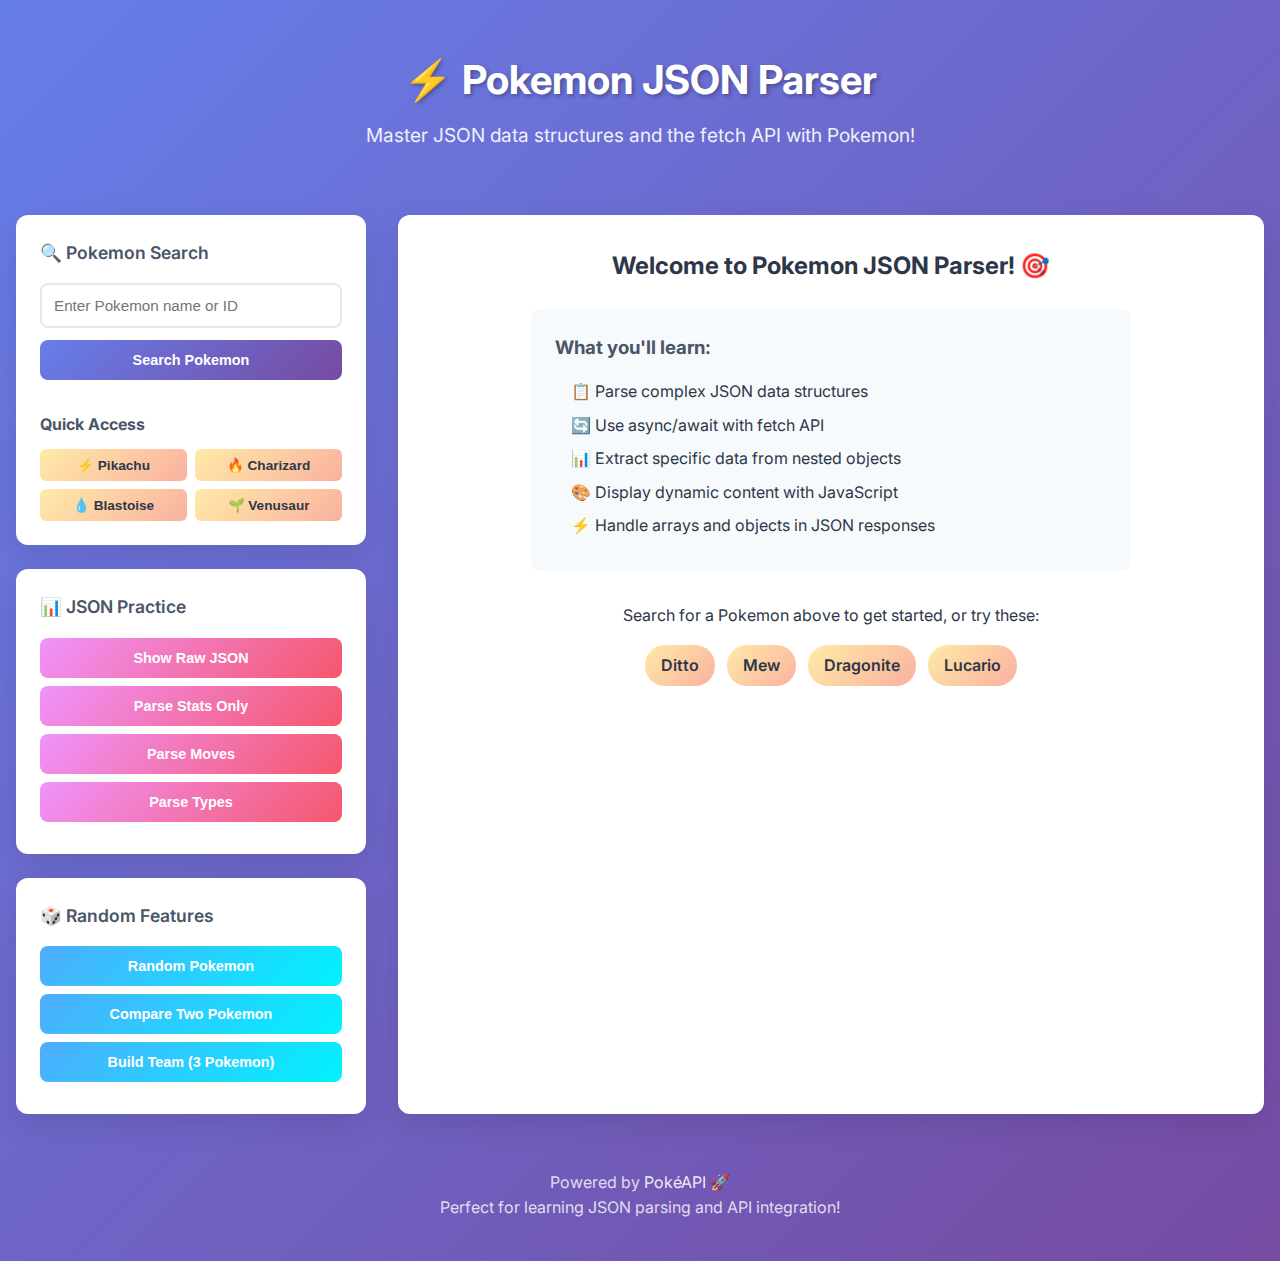
<file: index.html>
<!DOCTYPE html>
<html lang="en">
<head>
    <meta charset="UTF-8">
    <meta name="viewport" content="width=device-width, initial-scale=1.0">
    <title>Pokemon JSON Parser</title>
    <link rel="stylesheet" href="styles.css">
    <link href="https://fonts.googleapis.com/css2?family=Inter:wght@300;400;600;700&display=swap" rel="stylesheet">
</head>
<body>
    <div class="container">
        <header class="hero">
            <h1>⚡ Pokemon JSON Parser</h1>
            <p>Master JSON data structures and the fetch API with Pokemon!</p>
        </header>

        <main class="main-content">
            <div class="sidebar">
                <!-- Pokemon Search Section -->
                <div class="search-panel">
                    <h2>🔍 Pokemon Search</h2>
                    <div class="search-form">
                        <input type="text" id="pokemonInput" placeholder="Enter Pokemon name or ID" />
                        <button id="searchBtn" class="btn primary">Search Pokemon</button>
                    </div>

                    <!-- Quick Access Pokemon -->
                    <div class="quick-access">
                        <h3>Quick Access</h3>
                        <div class="pokemon-grid">
                            <button class="pokemon-btn" data-pokemon="pikachu">⚡ Pikachu</button>
                            <button class="pokemon-btn" data-pokemon="charizard">🔥 Charizard</button>
                            <button class="pokemon-btn" data-pokemon="blastoise">💧 Blastoise</button>
                            <button class="pokemon-btn" data-pokemon="venusaur">🌱 Venusaur</button>
                        </div>
                    </div>
                </div>

                <!-- JSON Practice Section -->
                <div class="json-panel">
                    <h2>📊 JSON Practice</h2>
                    <div class="json-buttons">
                        <button id="showRawBtn" class="btn secondary">Show Raw JSON</button>
                        <button id="parseStatsBtn" class="btn secondary">Parse Stats Only</button>
                        <button id="parseMovesBtn" class="btn secondary">Parse Moves</button>
                        <button id="parseTypesBtn" class="btn secondary">Parse Types</button>
                    </div>
                </div>

                <!-- Random Features -->
                <div class="random-panel">
                    <h2>🎲 Random Features</h2>
                    <div class="random-buttons">
                        <button id="randomPokemonBtn" class="btn tertiary">Random Pokemon</button>
                        <button id="compareBtn" class="btn tertiary">Compare Two Pokemon</button>
                        <button id="teamBuilderBtn" class="btn tertiary">Build Team (3 Pokemon)</button>
                    </div>
                </div>
            </div>

            <div class="main-panel">
                <!-- Loading State -->
                <div id="loading" class="loading hidden">
                    <div class="pokeball-spinner"></div>
                    <p>Catching Pokemon...</p>
                </div>

                <!-- Results Display -->
                <div id="results" class="results-container">
                    <div class="welcome-screen">
                        <h2>Welcome to Pokemon JSON Parser! 🎯</h2>
                        <div class="learning-objectives">
                            <h3>What you'll learn:</h3>
                            <ul>
                                <li>📋 Parse complex JSON data structures</li>
                                <li>🔄 Use async/await with fetch API</li>
                                <li>📊 Extract specific data from nested objects</li>
                                <li>🎨 Display dynamic content with JavaScript</li>
                                <li>⚡ Handle arrays and objects in JSON responses</li>
                            </ul>
                        </div>
                        <div class="get-started">
                            <p>Search for a Pokemon above to get started, or try these:</p>
                            <div class="suggestions">
                                <span class="suggestion" onclick="searchPokemon('ditto')">Ditto</span>
                                <span class="suggestion" onclick="searchPokemon('mew')">Mew</span>
                                <span class="suggestion" onclick="searchPokemon('dragonite')">Dragonite</span>
                                <span class="suggestion" onclick="searchPokemon('lucario')">Lucario</span>
                            </div>
                        </div>
                    </div>
                </div>

                <!-- Fallback Content -->
                <div id="fallback" class="fallback-content hidden">
                    <h2>🚧 API Practice Mode</h2>
                    <p>API is unavailable, but you can still practice with sample JSON data!</p>
                    <div class="sample-json">
                        <h3>Sample Pokemon JSON Structure:</h3>
                        <pre id="sampleJson"></pre>
                    </div>
                </div>
            </div>
        </main>

        <footer class="footer">
            <p>Powered by <a href="https://pokeapi.co/" target="_blank">PokéAPI</a> 🚀</p>
            <p>Perfect for learning JSON parsing and API integration!</p>
        </footer>
    </div>

    <script src="script.js"></script>
</body>
</html>
</file>
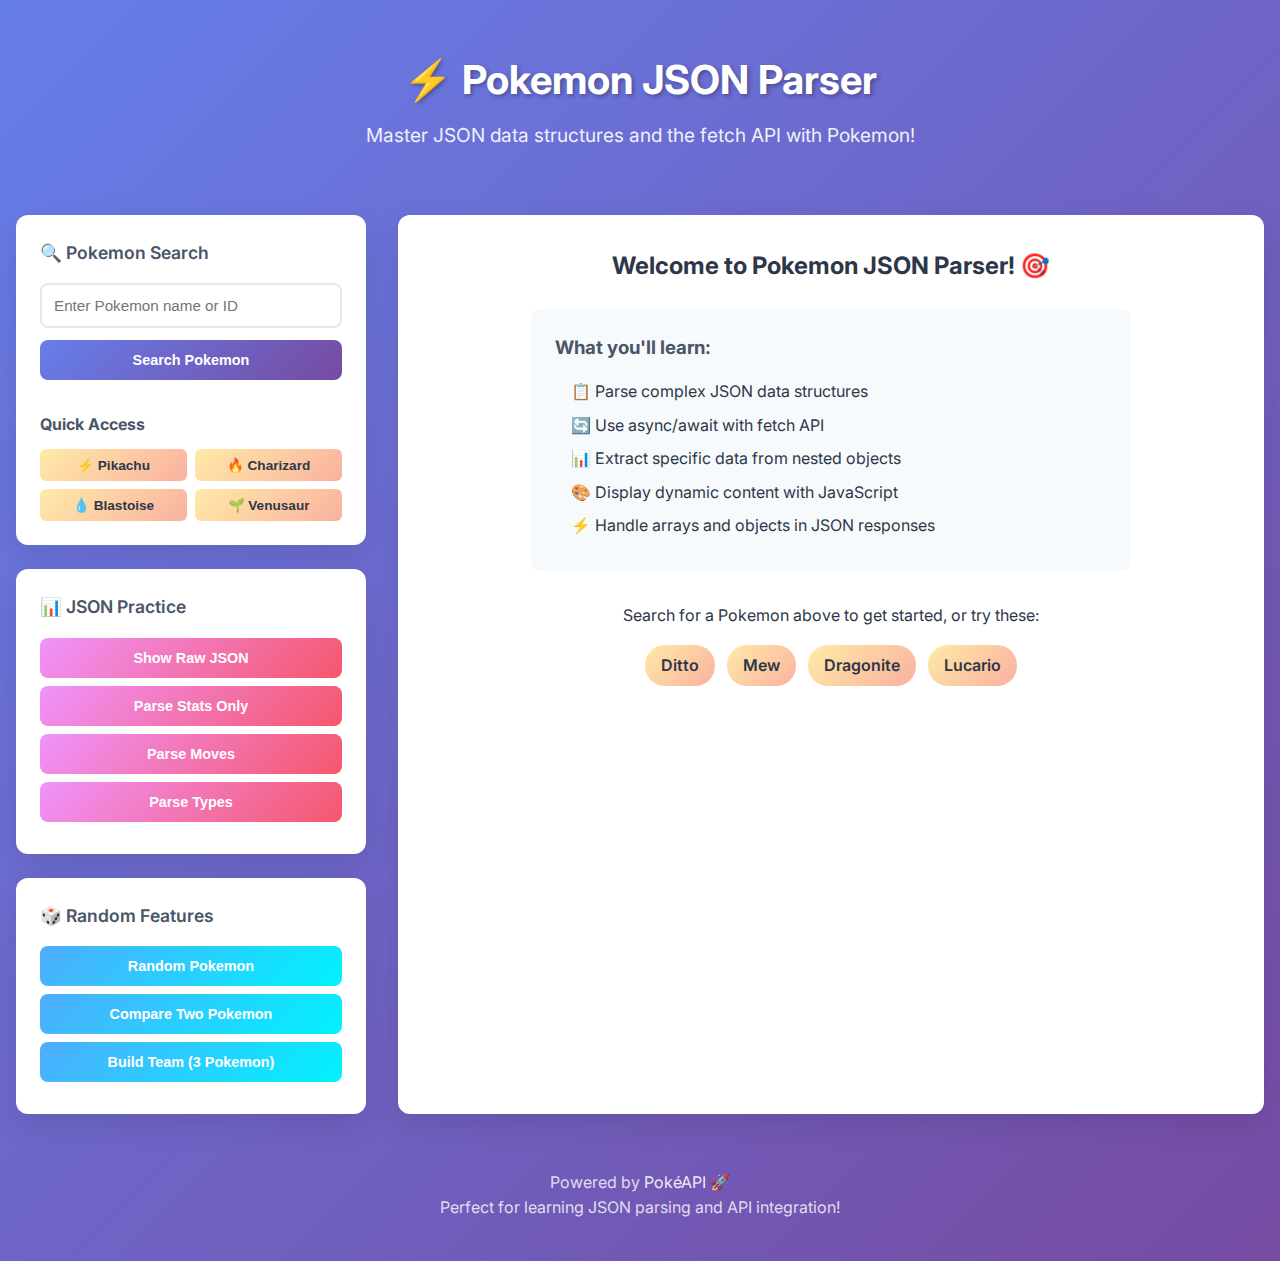
<file: huh.html>
<!DOCTYPE html>
<html lang="en">

<head>
    <meta charset="UTF-8">
    <meta name="viewport" content="width=device-width, initial-scale=1.0">
    <title>Pokemon JSON Parser</title>
    <link rel="stylesheet" href="styles.css">
    <link href="https://fonts.googleapis.com/css2?family=Inter:wght@300;400;600;700&display=swap" rel="stylesheet">
</head>

<body>
    <div class="container">
        <header class="hero">
            <h1>⚡ Pokemon JSON Parser</h1>
            <p>Master JSON data structures and the fetch API with Pokemon!</p>
        </header>

        <main class="main-content">
            <div class="sidebar">
                <!-- Pokemon Search Section -->
                <div class="search-panel">
                    <h2>🔍 Pokemon Search</h2>
                    <div class="search-form">
                        <input type="text" id="pokemonInput" placeholder="Enter Pokemon name or ID" />
                        <button id="searchBtn" class="btn primary">Search Pokemon</button>
                    </div>

                    <!-- Quick Access Pokemon -->
                    <div class="quick-access">
                        <h3>Quick Access</h3>
                        <div class="pokemon-grid">
                            <button class="pokemon-btn" data-pokemon="pikachu">⚡ Pikachu</button>
                            <button class="pokemon-btn" data-pokemon="charizard">🔥 Charizard</button>
                            <button class="pokemon-btn" data-pokemon="blastoise">💧 Blastoise</button>
                            <button class="pokemon-btn" data-pokemon="venusaur">🌱 Venusaur</button>
                        </div>
                    </div>
                </div>

                <!-- JSON Practice Section -->
                <div class="json-panel">
                    <h2>📊 JSON Practice</h2>
                    <div class="json-buttons">
                        <button id="showRawBtn" class="btn secondary">Show Raw JSON</button>
                        <button id="parseStatsBtn" class="btn secondary">Parse Stats Only</button>
                        <button id="parseMovesBtn" class="btn secondary">Parse Moves</button>
                        <button id="parseTypesBtn" class="btn secondary">Parse Types</button>
                    </div>
                </div>

                <!-- Random Features -->
                <div class="random-panel">
                    <h2>🎲 Random Features</h2>
                    <div class="random-buttons">
                        <button id="randomPokemonBtn" class="btn tertiary">Random Pokemon</button>
                        <button id="compareBtn" class="btn tertiary">Compare Two Pokemon</button>
                        <button id="teamBuilderBtn" class="btn tertiary">Build Team (3 Pokemon)</button>
                    </div>
                </div>
            </div>

            <div class="main-panel">
                <!-- Loading State -->
                <div id="loading" class="loading hidden">
                    <div class="pokeball-spinner"></div>
                    <p>Catching Pokemon...</p>
                </div>

                <!-- Results Display -->
                <div id="results" class="results-container">
                    <div class="welcome-screen">
                        <h2>Welcome to Pokemon JSON Parser! 🎯</h2>
                        <div class="learning-objectives">
                            <h3>What you'll learn:</h3>
                            <ul>
                                <li>📋 Parse complex JSON data structures</li>
                                <li>🔄 Use async/await with fetch API</li>
                                <li>📊 Extract specific data from nested objects</li>
                                <li>🎨 Display dynamic content with JavaScript</li>
                                <li>⚡ Handle arrays and objects in JSON responses</li>
                            </ul>
                        </div>
                        <div class="get-started">
                            <p>Search for a Pokemon above to get started, or try these:</p>
                            <div class="suggestions">
                                <span class="suggestion" onclick="searchPokemon('ditto')">Ditto</span>
                                <span class="suggestion" onclick="searchPokemon('mew')">Mew</span>
                                <span class="suggestion" onclick="searchPokemon('dragonite')">Dragonite</span>
                                <span class="suggestion" onclick="searchPokemon('lucario')">Lucario</span>
                            </div>
                        </div>
                    </div>
                </div>

                <!-- Fallback Content -->
                <div id="fallback" class="fallback-content hidden">
                    <h2>🚧 API Practice Mode</h2>
                    <p>API is unavailable, but you can still practice with sample JSON data!</p>
                    <div class="sample-json">
                        <h3>Sample Pokemon JSON Structure:</h3>
                        <pre id="sampleJson"></pre>
                    </div>
                </div>
            </div>
        </main>

        <footer class="footer">
            <p>Powered by <a href="https://pokeapi.co/" target="_blank">PokéAPI</a> 🚀</p>
            <p>Perfect for learning JSON parsing and API integration!</p>
        </footer>
    </div>

    <script src="script.js"></script>
</body>

</html>
</file>
<file: styles.css>
/* Reset and Base Styles */
* {
    margin: 0;
    padding: 0;
    box-sizing: border-box;
}

body {
    font-family: 'Inter', sans-serif;
    line-height: 1.6;
    color: #2d3748;
    background: linear-gradient(135deg, #667eea 0%, #764ba2 100%);
    min-height: 100vh;
}

/* Container and Layout */
.container {
    max-width: 1400px;
    margin: 0 auto;
    padding: 1rem;
}

/* Header */
.hero {
    text-align: center;
    color: white;
    padding: 2rem 0;
    margin-bottom: 2rem;
}

.hero h1 {
    font-size: 2.5rem;
    font-weight: 700;
    margin-bottom: 0.5rem;
    text-shadow: 2px 2px 4px rgba(0,0,0,0.3);
}

.hero p {
    font-size: 1.2rem;
    opacity: 0.9;
}

/* Main Layout */
.main-content {
    display: grid;
    grid-template-columns: 350px 1fr;
    gap: 2rem;
    margin-bottom: 2rem;
}

/* Sidebar */
.sidebar {
    display: flex;
    flex-direction: column;
    gap: 1.5rem;
}

.search-panel, .json-panel, .random-panel {
    background: white;
    padding: 1.5rem;
    border-radius: 12px;
    box-shadow: 0 10px 30px rgba(0,0,0,0.1);
}

.search-panel h2, .json-panel h2, .random-panel h2 {
    margin-bottom: 1rem;
    color: #4a5568;
    font-weight: 600;
    font-size: 1.1rem;
}

/* Search Form */
.search-form {
    margin-bottom: 1.5rem;
}

.search-form input {
    width: 100%;
    padding: 0.75rem;
    border: 2px solid #e2e8f0;
    border-radius: 8px;
    margin-bottom: 0.75rem;
    font-size: 0.95rem;
    transition: border-color 0.2s ease;
}

.search-form input:focus {
    outline: none;
    border-color: #667eea;
}

/* Buttons */
.btn {
    padding: 0.75rem 1rem;
    border: none;
    border-radius: 8px;
    font-weight: 600;
    cursor: pointer;
    transition: all 0.2s ease;
    font-size: 0.9rem;
    width: 100%;
    margin-bottom: 0.5rem;
}

.btn:hover {
    transform: translateY(-2px);
    box-shadow: 0 6px 20px rgba(0,0,0,0.15);
}

.btn:active {
    transform: translateY(0);
}

.btn.primary {
    background: linear-gradient(135deg, #667eea, #764ba2);
    color: white;
}

.btn.secondary {
    background: linear-gradient(135deg, #f093fb, #f5576c);
    color: white;
}

.btn.tertiary {
    background: linear-gradient(135deg, #4facfe, #00f2fe);
    color: white;
}

/* Quick Access Pokemon */
.quick-access h3 {
    margin-bottom: 0.75rem;
    color: #4a5568;
    font-size: 1rem;
}

.pokemon-grid {
    display: grid;
    grid-template-columns: 1fr 1fr;
    gap: 0.5rem;
}

.pokemon-btn {
    padding: 0.5rem;
    border: none;
    border-radius: 6px;
    background: linear-gradient(135deg, #ffeaa7, #fab1a0);
    color: #2d3748;
    font-weight: 600;
    cursor: pointer;
    transition: all 0.2s ease;
    font-size: 0.85rem;
}

.pokemon-btn:hover {
    transform: scale(1.05);
    box-shadow: 0 4px 15px rgba(0,0,0,0.2);
}

/* JSON Buttons */
.json-buttons .btn {
    margin-bottom: 0.5rem;
}

/* Random Buttons */
.random-buttons .btn {
    margin-bottom: 0.5rem;
}

/* Main Panel */
.main-panel {
    background: white;
    border-radius: 12px;
    box-shadow: 0 10px 30px rgba(0,0,0,0.1);
    min-height: 600px;
    position: relative;
    overflow: hidden;
}

/* Loading Animation */
.loading {
    display: flex;
    flex-direction: column;
    align-items: center;
    justify-content: center;
    height: 400px;
    color: #667eea;
}

.pokeball-spinner {
    width: 60px;
    height: 60px;
    background: linear-gradient(to bottom, #ff6b6b 50%, white 50%);
    border: 4px solid #2d3748;
    border-radius: 50%;
    position: relative;
    animation: spin 1s linear infinite;
    margin-bottom: 1rem;
}

.pokeball-spinner::before {
    content: '';
    position: absolute;
    top: 50%;
    left: 50%;
    transform: translate(-50%, -50%);
    width: 20px;
    height: 20px;
    background: white;
    border: 3px solid #2d3748;
    border-radius: 50%;
}

@keyframes spin {
    0% { transform: rotate(0deg); }
    100% { transform: rotate(360deg); }
}

/* Results Container */
.results-container {
    padding: 2rem;
    height: 100%;
}

.welcome-screen {
    text-align: center;
    max-width: 600px;
    margin: 0 auto;
}

.welcome-screen h2 {
    margin-bottom: 1.5rem;
    color: #2d3748;
}

.learning-objectives {
    background: #f7fafc;
    padding: 1.5rem;
    border-radius: 8px;
    margin-bottom: 2rem;
    text-align: left;
}

.learning-objectives h3 {
    margin-bottom: 1rem;
    color: #4a5568;
}

.learning-objectives ul {
    list-style: none;
}

.learning-objectives li {
    margin-bottom: 0.5rem;
    padding-left: 1rem;
}

.get-started {
    margin-top: 1.5rem;
}

.suggestions {
    display: flex;
    gap: 0.75rem;
    justify-content: center;
    flex-wrap: wrap;
    margin-top: 1rem;
}

.suggestion {
    background: linear-gradient(135deg, #ffeaa7, #fab1a0);
    color: #2d3748;
    padding: 0.5rem 1rem;
    border-radius: 20px;
    cursor: pointer;
    font-weight: 600;
    transition: all 0.2s ease;
}

.suggestion:hover {
    transform: translateY(-2px);
    box-shadow: 0 4px 15px rgba(0,0,0,0.2);
}

/* Pokemon Card Styles */
.pokemon-card {
    background: linear-gradient(135deg, #667eea, #764ba2);
    color: white;
    border-radius: 12px;
    padding: 2rem;
    text-align: center;
    animation: slideIn 0.3s ease-out;
}

@keyframes slideIn {
    from { opacity: 0; transform: translateY(20px); }
    to { opacity: 1; transform: translateY(0); }
}

.pokemon-card h2 {
    font-size: 2rem;
    margin-bottom: 1rem;
    text-transform: capitalize;
}

.pokemon-image {
    width: 200px;
    height: 200px;
    margin: 0 auto 1.5rem;
    background: rgba(255,255,255,0.2);
    border-radius: 50%;
    display: flex;
    align-items: center;
    justify-content: center;
    backdrop-filter: blur(10px);
}

.pokemon-image img {
    max-width: 150px;
    max-height: 150px;
}

.pokemon-stats {
    display: grid;
    grid-template-columns: repeat(auto-fit, minmax(200px, 1fr));
    gap: 1rem;
    margin-top: 1.5rem;
}

.stat-card {
    background: rgba(255,255,255,0.1);
    padding: 1rem;
    border-radius: 8px;
    backdrop-filter: blur(10px);
}

.stat-card h4 {
    margin-bottom: 0.5rem;
    font-size: 0.9rem;
    opacity: 0.8;
}

.stat-card p {
    font-size: 1.1rem;
    font-weight: 600;
}

/* JSON Display */
.json-display {
    background: #1a202c;
    color: #e2e8f0;
    padding: 1.5rem;
    border-radius: 8px;
    margin: 1rem 0;
    overflow-x: auto;
}

.json-display h3 {
    color: #fbb6ce;
    margin-bottom: 1rem;
}

.json-display pre {
    font-family: 'Monaco', 'Menlo', 'Ubuntu Mono', monospace;
    font-size: 0.85rem;
    line-height: 1.4;
    white-space: pre-wrap;
}

/* Team Display */
.team-container {
    display: grid;
    grid-template-columns: repeat(auto-fit, minmax(250px, 1fr));
    gap: 1rem;
    padding: 1rem;
}

.team-member {
    background: linear-gradient(135deg, #ffeaa7, #fab1a0);
    padding: 1rem;
    border-radius: 8px;
    text-align: center;
    color: #2d3748;
}

.team-member img {
    width: 80px;
    height: 80px;
    margin-bottom: 0.5rem;
}

.team-member h4 {
    margin-bottom: 0.25rem;
    text-transform: capitalize;
}

/* Comparison Display */
.comparison-container {
    display: grid;
    grid-template-columns: 1fr 1fr;
    gap: 1rem;
    padding: 1rem;
}

.comparison-card {
    background: linear-gradient(135deg, #4facfe, #00f2fe);
    color: white;
    padding: 1.5rem;
    border-radius: 8px;
    text-align: center;
}

/* Error Display */
.error-display {
    background: #fed7d7;
    color: #c53030;
    padding: 1.5rem;
    border-radius: 8px;
    text-align: center;
    border: 1px solid #feb2b2;
}

/* Fallback Content */
.fallback-content {
    padding: 2rem;
    text-align: center;
}

.sample-json {
    background: #f7fafc;
    padding: 1.5rem;
    border-radius: 8px;
    margin-top: 1rem;
    text-align: left;
}

.sample-json pre {
    font-family: 'Monaco', 'Menlo', 'Ubuntu Mono', monospace;
    font-size: 0.85rem;
    overflow-x: auto;
}

/* Footer */
.footer {
    text-align: center;
    padding: 1.5rem;
    color: rgba(255,255,255,0.8);
}

.footer a {
    color: rgba(255,255,255,0.9);
    text-decoration: none;
}

.footer a:hover {
    text-decoration: underline;
}

/* Utility Classes */
.hidden {
    display: none;
}

/* Type Colors */
.type-normal { background-color: #A8A878; }
.type-fire { background-color: #F08030; }
.type-water { background-color: #6890F0; }
.type-electric { background-color: #F8D030; }
.type-grass { background-color: #78C850; }
.type-ice { background-color: #98D8D8; }
.type-fighting { background-color: #C03028; }
.type-poison { background-color: #A040A0; }
.type-ground { background-color: #E0C068; }
.type-flying { background-color: #A890F0; }
.type-psychic { background-color: #F85888; }
.type-bug { background-color: #A8B820; }
.type-rock { background-color: #B8A038; }
.type-ghost { background-color: #705898; }
.type-dragon { background-color: #7038F8; }
.type-dark { background-color: #705848; }
.type-steel { background-color: #B8B8D0; }
.type-fairy { background-color: #EE99AC; }

/* Mobile Responsive */
@media (max-width: 1024px) {
    .main-content {
        grid-template-columns: 300px 1fr;
    }
}

@media (max-width: 768px) {
    .main-content {
        grid-template-columns: 1fr;
        gap: 1rem;
    }

    .sidebar {
        order: 2;
    }

    .main-panel {
        order: 1;
    }

    .hero h1 {
        font-size: 2rem;
    }

    .pokemon-stats {
        grid-template-columns: 1fr;
    }

    .comparison-container {
        grid-template-columns: 1fr;
    }

    .team-container {
        grid-template-columns: 1fr;
    }
}

@media (max-width: 480px) {
    .container {
        padding: 0.5rem;
    }

    .search-panel, .json-panel, .random-panel, .results-container {
        padding: 1rem;
    }

    .pokemon-grid {
        grid-template-columns: 1fr;
    }

    .suggestions {
        flex-direction: column;
        align-items: center;
    }
}
</file>
